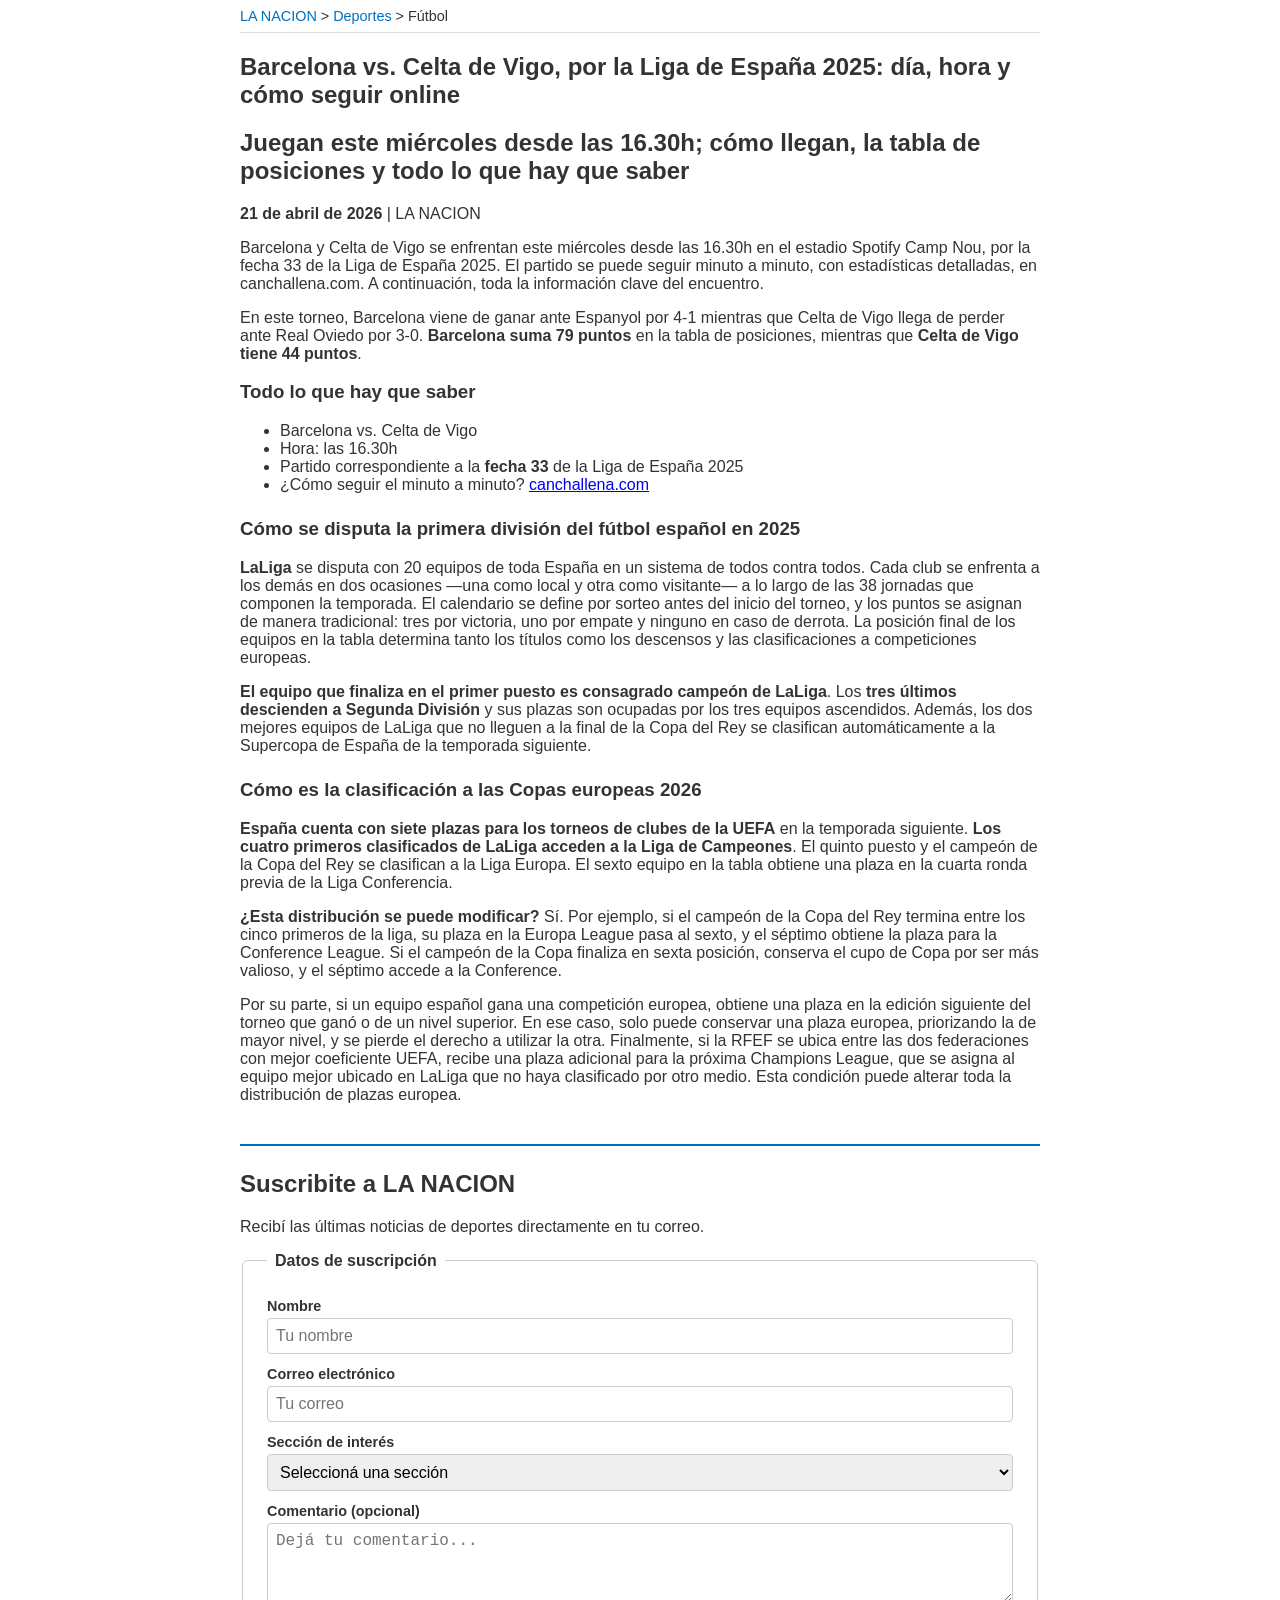
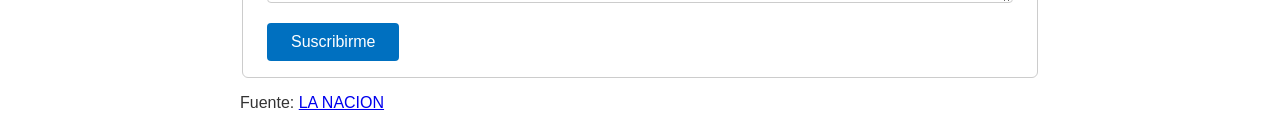
<file: actividad_2/index.html>
<!DOCTYPE html>
<html lang="es">
<head>
    <meta charset="UTF-8">
    <meta name="viewport" content="width=device-width, initial-scale=1.0">
    <link rel="stylesheet" href="styles.css">
    <title>Barcelona vs. Celta de Vigo, por la Liga de España 2025: día, hora y cómo seguir online - LA NACION</title>
</head>
<body>
    <header>
        <nav>
            <a href="#">LA NACION</a> &gt; <a href="#">Deportes</a> &gt; <span>Fútbol</span>
        </nav>
    </header>

    <main>
        <article>
            <h1>Barcelona vs. Celta de Vigo, por la Liga de España 2025: día, hora y cómo seguir online</h1>

            <h2>Juegan este miércoles desde las 16.30h; cómo llegan, la tabla de posiciones y todo lo que hay que saber</h2>

            <p><strong>21 de abril de 2026</strong> | <span>LA NACION</span></p>

            <p>
                Barcelona y Celta de Vigo se enfrentan este miércoles desde las 16.30h en el estadio Spotify Camp Nou,
                por la fecha 33 de la Liga de España 2025. El partido se puede seguir minuto a minuto, con estadísticas
                detalladas, en canchallena.com. A continuación, toda la información clave del encuentro.
            </p>

            <p>
                En este torneo, Barcelona viene de ganar ante Espanyol por 4-1 mientras que Celta de Vigo llega de
                perder ante Real Oviedo por 3-0. <strong>Barcelona suma 79 puntos</strong> en la tabla de posiciones,
                mientras que <strong>Celta de Vigo tiene 44 puntos</strong>.
            </p>

            <section>
                <h3>Todo lo que hay que saber</h3>

                <ul>
                    <li>Barcelona vs. Celta de Vigo</li>
                    <li>Hora: <span>las 16.30h</span></li>
                    <li>Partido correspondiente a la <strong>fecha 33</strong> de la Liga de España 2025</li>
                    <li>¿Cómo seguir el minuto a minuto? <a href="https://www.canchallena.com" target="_blank">canchallena.com</a></li>
                </ul>
            </section>

            <section>
                <h3>Cómo se disputa la primera división del fútbol español en 2025</h3>

            <p>
                <strong>LaLiga</strong> se disputa con 20 equipos de toda España en un sistema de todos contra todos.
                Cada club se enfrenta a los demás en dos ocasiones —una como local y otra como visitante— a lo largo de
                las 38 jornadas que componen la temporada. El calendario se define por sorteo antes del inicio del
                torneo, y los puntos se asignan de manera tradicional: tres por victoria, uno por empate y ninguno en
                caso de derrota. La posición final de los equipos en la tabla determina tanto los títulos como los
                descensos y las clasificaciones a competiciones europeas.
            </p>

            <p>
                <strong>El equipo que finaliza en el primer puesto es consagrado campeón de LaLiga</strong>. Los
                <strong>tres últimos descienden a Segunda División</strong> y sus plazas son ocupadas por los tres
                equipos ascendidos. Además, los dos mejores equipos de LaLiga que no lleguen a la final de la Copa del
                Rey se clasifican automáticamente a la Supercopa de España de la temporada siguiente.
            </p>
            </section>

            <section>
                <h3>Cómo es la clasificación a las Copas europeas 2026</h3>

            <p>
                <strong>España cuenta con siete plazas para los torneos de clubes de la UEFA</strong> en la temporada
                siguiente. <strong>Los cuatro primeros clasificados de LaLiga acceden a la Liga de Campeones</strong>.
                El quinto puesto y el campeón de la Copa del Rey se clasifican a la Liga Europa. El sexto equipo en la
                tabla obtiene una plaza en la cuarta ronda previa de la Liga Conferencia.
            </p>

            <p>
                <strong>¿Esta distribución se puede modificar?</strong> Sí. Por ejemplo, si el campeón de la Copa del
                Rey termina entre los cinco primeros de la liga, su plaza en la Europa League pasa al sexto, y el
                séptimo obtiene la plaza para la Conference League. Si el campeón de la Copa finaliza en sexta posición,
                conserva el cupo de Copa por ser más valioso, y el séptimo accede a la Conference.
            </p>

            <p>
                Por su parte, si un equipo español gana una competición europea, obtiene una plaza en la edición
                siguiente del torneo que ganó o de un nivel superior. En ese caso, solo puede conservar una plaza
                europea, priorizando la de mayor nivel, y se pierde el derecho a utilizar la otra. Finalmente, si la
                RFEF se ubica entre las dos federaciones con mejor coeficiente UEFA, recibe una plaza adicional para la
                próxima Champions League, que se asigna al equipo mejor ubicado en LaLiga que no haya clasificado por
                otro medio. Esta condición puede alterar toda la distribución de plazas europea.
            </p>
            </section>
        </article>

        <section id="suscripcion">
            <h2>Suscribite a LA NACION</h2>
            <p>Recibí las últimas noticias de deportes directamente en tu correo.</p>
            <form action="#" method="post">
                <fieldset>
                    <legend>Datos de suscripción</legend>

                    <label for="nombre">Nombre</label>
                    <input type="text" id="nombre" name="nombre" placeholder="Tu nombre" required>

                    <label for="email">Correo electrónico</label>
                    <input type="email" id="email" name="email" placeholder="Tu correo" required>

                    <label for="interes">Sección de interés</label>
                    <select id="interes" name="interes">
                        <option value="">Seleccioná una sección</option>
                        <option value="deportes">Deportes</option>
                        <option value="politica">Política</option>
                        <option value="economia">Economía</option>
                        <option value="cultura">Cultura</option>
                    </select>

                    <label for="comentario">Comentario (opcional)</label>
                    <textarea id="comentario" name="comentario" placeholder="Dejá tu comentario..."></textarea>

                    <button type="submit">Suscribirme</button>
                </fieldset>
            </form>
        </section>
    </main>

    <footer>
        <p>Fuente: <a href="https://www.lanacion.com.ar/deportes/futbol/barcelona-vs-celta-de-vigo-por-la-liga-de-espana-2025-dia-hora-y-como-seguir-online-nid21042026/">LA NACION</a></p>
    </footer>
</body>
</html>
</file>
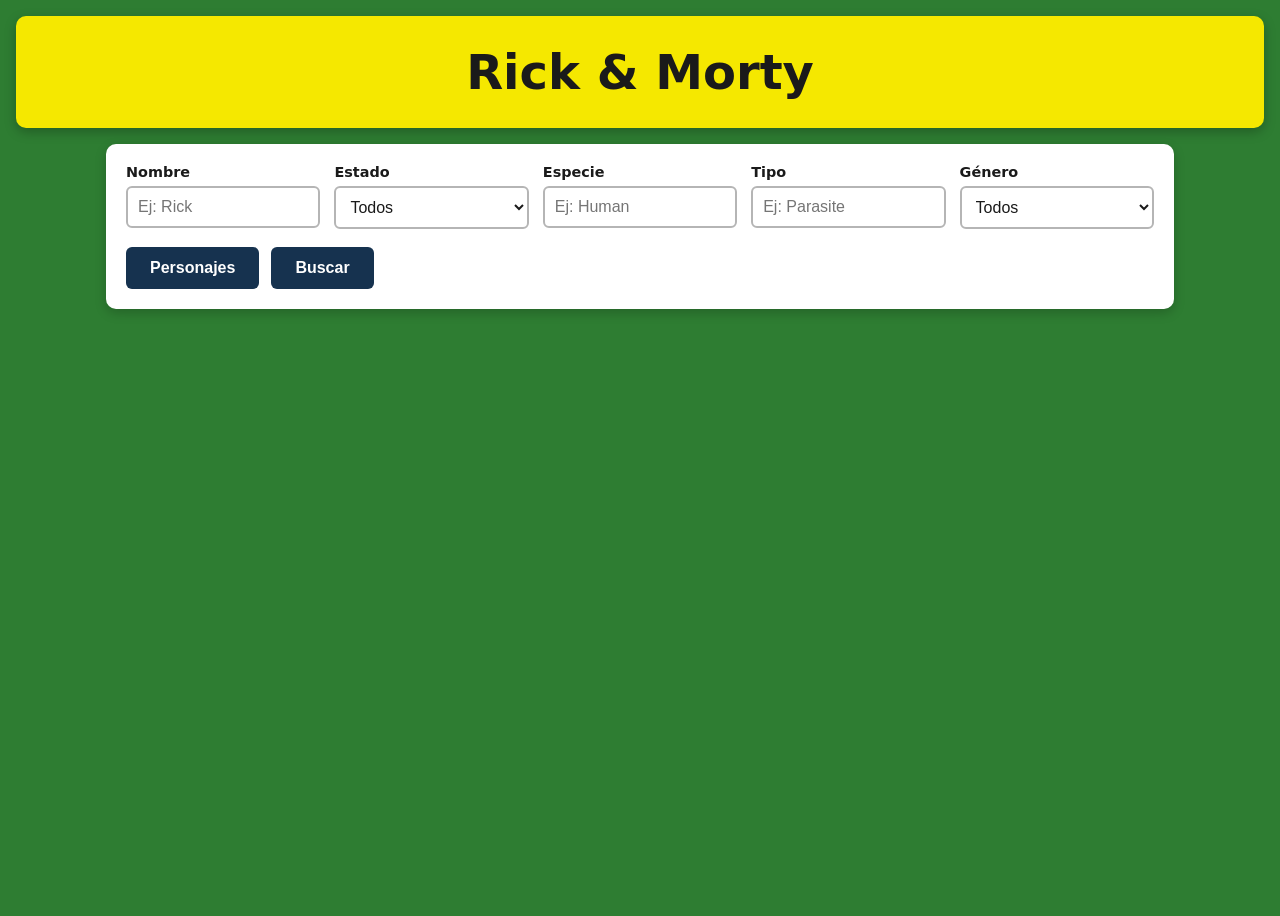
<file: src/index.html>
<!DOCTYPE html>
<html lang="es">
<head>
    <meta charset="UTF-8" />
    <meta name="viewport" content="width=device-width, initial-scale=1.0" />
    <title>Rick &amp; Morty - Personajes</title>
    <link rel="stylesheet" href="styles.css" />
</head>
<body>
    <header class="header">
        <h1>Rick &amp; Morty</h1>
    </header>

    <main class="container">
        <section class="controls">
            <div class="filters">
                <div class="field">
                    <label for="filter-name">Nombre</label>
                    <input type="text" id="filter-name" placeholder="Ej: Rick" />
                </div>

                <div class="field">
                    <label for="filter-status">Estado</label>
                    <select id="filter-status">
                        <option value="">Todos</option>
                        <option value="alive">Alive</option>
                        <option value="dead">Dead</option>
                        <option value="unknown">Unknown</option>
                    </select>
                </div>

                <div class="field">
                    <label for="filter-species">Especie</label>
                    <input type="text" id="filter-species" placeholder="Ej: Human" />
                </div>

                <div class="field">
                    <label for="filter-type">Tipo</label>
                    <input type="text" id="filter-type" placeholder="Ej: Parasite" />
                </div>

                <div class="field">
                    <label for="filter-gender">Género</label>
                    <select id="filter-gender">
                        <option value="">Todos</option>
                        <option value="female">Female</option>
                        <option value="male">Male</option>
                        <option value="genderless">Genderless</option>
                        <option value="unknown">Unknown</option>
                    </select>
                </div>
            </div>

            <div class="actions">
                <button type="button" id="btn-all">Personajes</button>
                <button type="button" id="btn-search">Buscar</button>
            </div>
        </section>

        <p id="status-message" class="status" role="status" aria-live="polite"></p>
        <p id="error-message" class="error" role="alert" aria-live="assertive" hidden></p>

        <section id="results" class="grid" aria-live="polite"></section>
    </main>

    <script src="app.js"></script>
</body>
</html>
</file>
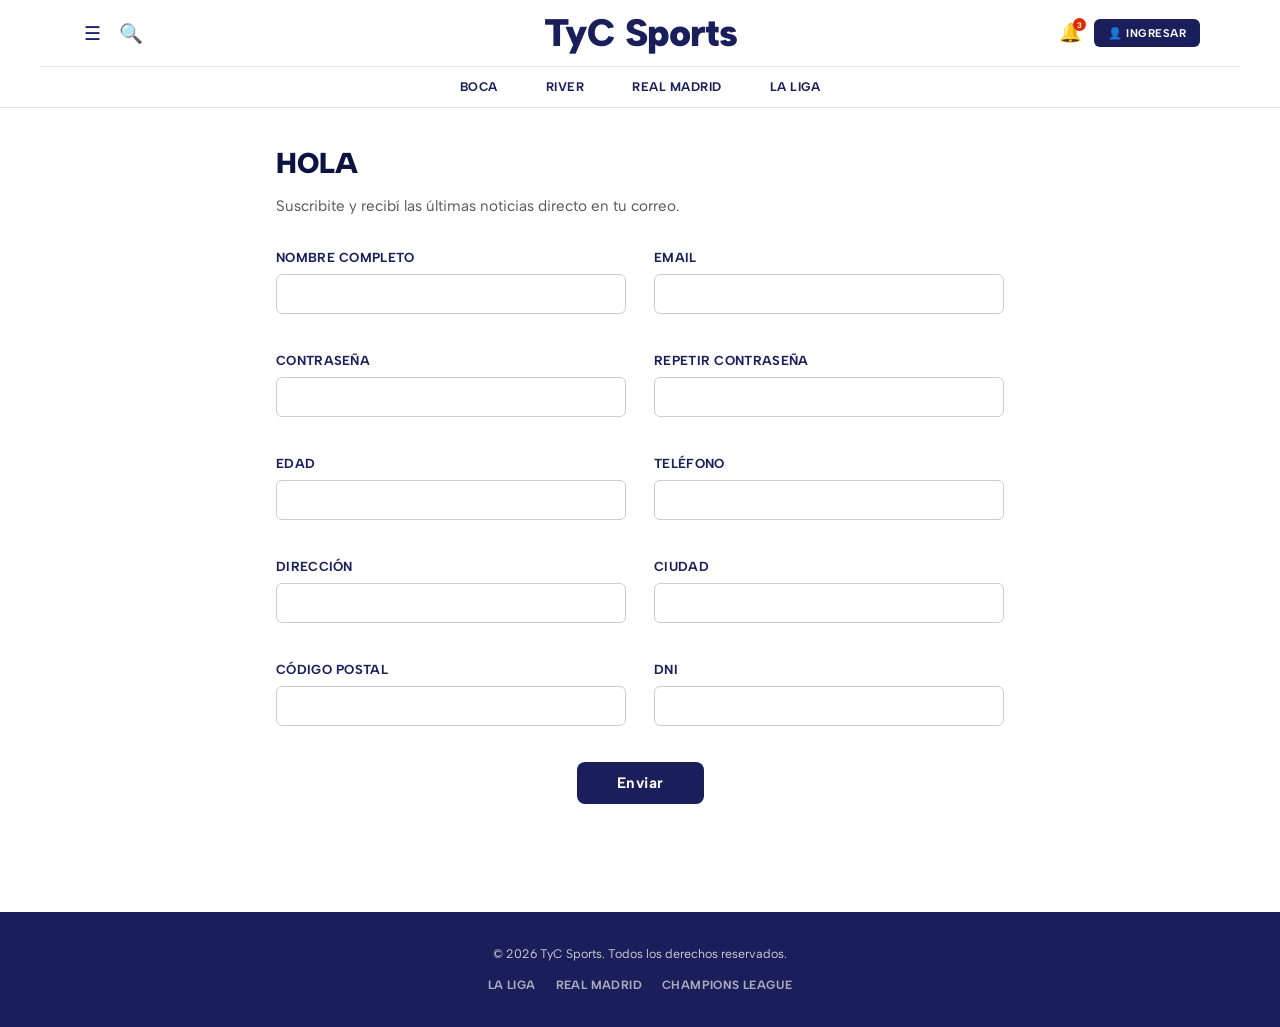
<file: actividades/clase-09/subscription.html>
<!DOCTYPE html>
<html lang="es">
<head>
    <meta charset="UTF-8">
    <meta name="viewport" content="width=device-width, initial-scale=1.0">
    <link rel="preconnect" href="https://fonts.gstatic.com" crossorigin>
    <link href="https://fonts.googleapis.com/css2?family=Albert+Sans:wght@400;600;700;900&display=swap" rel="stylesheet">
    <link rel="stylesheet" href="styles.css">
    <title>Suscribite - TyC Sports</title>
</head>
<body>

    <header class="site-header">
        <div class="header-top">
            <div class="header-left">
                <button class="icon-btn" aria-label="Menú">&#9776;</button>
                <button class="icon-btn" aria-label="Buscar">&#128269;</button>
            </div>
            <div class="header-logo">
                <span class="logo-tyc">TyC</span><span class="logo-sports"> Sports</span>
            </div>
            <div class="header-right">
                <button class="btn-bell" aria-label="Notificaciones">
                    <span class="bell-icon">&#128276;</span>
                    <span class="bell-badge">3</span>
                </button>
                <button class="btn-avatar btn-avatar--mobile" aria-label="Perfil de usuario">
                    <svg width="22" height="22" viewBox="0 0 24 24" fill="none" xmlns="http://www.w3.org/2000/svg">
                        <circle cx="12" cy="8" r="4" fill="#fff"/>
                        <path d="M4 20c0-4 3.6-7 8-7s8 3 8 7" stroke="#fff" stroke-width="2" stroke-linecap="round"/>
                    </svg>
                </button>
                <button class="btn-ingresar btn-ingresar--desktop" aria-label="Ingresar">&#128100; INGRESAR</button>
            </div>
        </div>

        <nav class="header-topics">
            <a href="#">BOCA</a>
            <a href="#">RIVER</a>
            <a href="#">REAL MADRID</a>
            <a href="#">LA LIGA</a>
        </nav>
    </header>

    <main class="subscription-container">

        <section class="subscription-section">

            <h1 class="subscription-title" id="form-title">HOLA</h1>
            <p class="subscription-subtitle">Suscribite y recibí las últimas noticias directo en tu correo.</p>

            <form class="subscription-form" id="subscription-form" novalidate>

                <div class="form-group">
                    <label for="name">Nombre completo</label>
                    <input type="text" id="name" name="name" autocomplete="name">
                    <span class="error-message" id="error-name"></span>
                </div>

                <div class="form-group">
                    <label for="email">Email</label>
                    <input type="email" id="email" name="email" autocomplete="email">
                    <span class="error-message" id="error-email"></span>
                </div>

                <div class="form-group">
                    <label for="password">Contraseña</label>
                    <input type="password" id="password" name="password" autocomplete="new-password">
                    <span class="error-message" id="error-password"></span>
                </div>

                <div class="form-group">
                    <label for="confirm-password">Repetir contraseña</label>
                    <input type="password" id="confirm-password" name="confirm-password" autocomplete="new-password">
                    <span class="error-message" id="error-confirm-password"></span>
                </div>

                <div class="form-group">
                    <label for="age">Edad</label>
                    <input type="number" id="age" name="age">
                    <span class="error-message" id="error-age"></span>
                </div>

                <div class="form-group">
                    <label for="phone">Teléfono</label>
                    <input type="tel" id="phone" name="phone">
                    <span class="error-message" id="error-phone"></span>
                </div>

                <div class="form-group">
                    <label for="address">Dirección</label>
                    <input type="text" id="address" name="address" autocomplete="street-address">
                    <span class="error-message" id="error-address"></span>
                </div>

                <div class="form-group">
                    <label for="city">Ciudad</label>
                    <input type="text" id="city" name="city" autocomplete="address-level2">
                    <span class="error-message" id="error-city"></span>
                </div>

                <div class="form-group">
                    <label for="postal-code">Código postal</label>
                    <input type="text" id="postal-code" name="postal-code" autocomplete="postal-code">
                    <span class="error-message" id="error-postal-code"></span>
                </div>

                <div class="form-group">
                    <label for="dni">DNI</label>
                    <input type="text" id="dni" name="dni">
                    <span class="error-message" id="error-dni"></span>
                </div>

                <div class="form-group form-group--full">
                    <button type="submit" class="btn-submit">Enviar</button>
                </div>

            </form>

        </section>

    </main>

    <footer class="site-footer">
        <p class="footer-copy">&copy; 2026 TyC Sports. Todos los derechos reservados.</p>
        <nav class="footer-nav" aria-label="Navegación del pie de página">
            <a href="#">La Liga</a>
            <a href="#">Real Madrid</a>
            <a href="#">Champions League</a>
        </nav>
    </footer>

    <script src="./validate.js" defer></script>
</body>
</html>
</file>
<file: actividad_2/styles.css>
body {
    margin: 0 auto;
    max-width: 800px;
    padding: 0 16px;
    font-family: sans-serif;
    color: #333;
}

/* Header / Nav */
header {
    border-bottom: 1px solid #ddd;
    padding: 8px 0;
    margin-bottom: 16px;
    font-size: 0.9rem;
}

header nav a {
    color: #0070c0;
    text-decoration: none;
}

header nav a:hover {
    text-decoration: underline;
}

/* Sections dentro del artículo */
article section {
    margin-bottom: 24px;
}

/* Formulario de suscripción */
#suscripcion {
    margin-top: 40px;
    border-top: 2px solid #0070c0;
    padding-top: 24px;
}

#suscripcion h2 {
    margin-top: 0;
}

#suscripcion fieldset {
    border: 1px solid #ccc;
    border-radius: 6px;
    padding: 16px 24px;
}

#suscripcion legend {
    font-weight: bold;
    padding: 0 8px;
}

#suscripcion label {
    display: block;
    margin-top: 12px;
    margin-bottom: 4px;
    font-weight: bold;
    font-size: 0.9rem;
}

#suscripcion input,
#suscripcion select,
#suscripcion textarea {
    width: 100%;
    padding: 8px;
    box-sizing: border-box;
    border: 1px solid #ccc;
    border-radius: 4px;
    font-size: 1rem;
}

#suscripcion textarea {
    height: 80px;
    resize: vertical;
}

#suscripcion button {
    margin-top: 16px;
    padding: 10px 24px;
    background-color: #0070c0;
    color: white;
    border: none;
    border-radius: 4px;
    font-size: 1rem;
    cursor: pointer;
}

#suscripcion button:hover {
    background-color: #005a9e;
}
</file>
<file: src/styles.css>
:root {
    --verde-fondo: #2e7d32;
    --verde-oscuro: #1b5e20;
    --amarillo: #f5e800;
    --navy: #16324f;
    --navy-hover: #0f2135;
    --texto-oscuro: #1a1a1a;
    --card-bg: #ffffff;
    --error-bg: #ffe2e2;
    --error-texto: #b00020;
    --radio: 10px;
}

* {
    box-sizing: border-box;
}

body {
    margin: 0;
    font-family: system-ui, -apple-system, "Segoe UI", Roboto, sans-serif;
    background-color: var(--verde-fondo);
    color: var(--texto-oscuro);
    min-height: 100vh;
}

.header {
    background-color: var(--amarillo);
    margin: 16px;
    border-radius: var(--radio);
    padding: 28px 16px;
    text-align: center;
    box-shadow: 0 4px 12px rgba(0, 0, 0, 0.25);
}

.header h1 {
    margin: 0;
    font-size: clamp(1.8rem, 5vw, 3rem);
    color: var(--texto-oscuro);
}

.container {
    max-width: 1100px;
    margin: 0 auto;
    padding: 0 16px 40px;
}

/* --- Controles / filtros --- */
.controls {
    background-color: var(--card-bg);
    border-radius: var(--radio);
    padding: 20px;
    box-shadow: 0 4px 12px rgba(0, 0, 0, 0.2);
}

.filters {
    display: grid;
    grid-template-columns: repeat(auto-fit, minmax(180px, 1fr));
    gap: 14px;
}

.field {
    display: flex;
    flex-direction: column;
    gap: 6px;
}

.field label {
    font-weight: 600;
    font-size: 0.9rem;
    color: var(--texto-oscuro);
}

.field input,
.field select {
    padding: 10px;
    border: 2px solid #b5b5b5;
    border-radius: 6px;
    font-size: 1rem;
    background-color: #fff;
    color: var(--texto-oscuro);
}

.field input:focus,
.field select:focus {
    outline: none;
    border-color: var(--navy);
    box-shadow: 0 0 0 3px rgba(22, 50, 79, 0.35);
}

.actions {
    display: flex;
    gap: 12px;
    flex-wrap: wrap;
    margin-top: 18px;
}

button {
    background-color: var(--navy);
    color: #ffffff;
    border: none;
    border-radius: 6px;
    padding: 12px 24px;
    font-size: 1rem;
    font-weight: 600;
    cursor: pointer;
    transition: background-color 0.15s ease;
}

button:hover {
    background-color: var(--navy-hover);
}

button:focus-visible {
    outline: 3px solid var(--amarillo);
    outline-offset: 2px;
}

/* --- Mensajes de estado y error --- */
.status {
    color: #ffffff;
    font-weight: 600;
    margin: 20px 4px 0;
    min-height: 1.2em;
    text-shadow: 0 1px 2px rgba(0, 0, 0, 0.4);
}

.error {
    background-color: var(--error-bg);
    color: var(--error-texto);
    border-left: 6px solid var(--error-texto);
    border-radius: 6px;
    padding: 14px 16px;
    margin: 16px 0 0;
    font-weight: 600;
}

/* --- Grilla de cards --- */
.grid {
    display: grid;
    grid-template-columns: repeat(auto-fill, minmax(230px, 1fr));
    gap: 18px;
    margin-top: 24px;
}

.card {
    background-color: var(--card-bg);
    border-radius: var(--radio);
    overflow: hidden;
    box-shadow: 0 4px 10px rgba(0, 0, 0, 0.25);
    display: flex;
    flex-direction: column;
}

.card img {
    width: 100%;
    height: auto;
    display: block;
    border-bottom: 4px solid var(--verde-oscuro);
}

.card-body {
    padding: 12px 14px 16px;
}

.card-body h2 {
    margin: 0 0 8px;
    font-size: 1.15rem;
    color: var(--texto-oscuro);
}

.card-body p {
    margin: 4px 0;
    font-size: 0.92rem;
    color: #333;
}

.card-body .label {
    font-weight: 700;
    color: var(--texto-oscuro);
}

/* Indicador de estado del personaje */
.dot {
    display: inline-block;
    width: 10px;
    height: 10px;
    border-radius: 50%;
    margin-right: 6px;
    vertical-align: middle;
}

.dot-alive { background-color: #2e7d32; }
.dot-dead { background-color: #b00020; }
.dot-unknown { background-color: #757575; }
</file>
<file: actividades/clase-09/styles.css>
/* =====================
   RESET & BASE
   ===================== */
*, *::before, *::after {
    margin: 0;
    padding: 0;
    box-sizing: border-box;
}

body {
    background-color: #ffffff;
    color: #222222;
    font-family: 'Albert Sans', 'Arial', 'Helvetica Neue', sans-serif;
    font-size: 16px;
    line-height: 1.6;
}

a {
    color: inherit;
    text-decoration: none;
}

a:hover {
    text-decoration: underline;
}

button {
    cursor: pointer;
    border: none;
    background: none;
    font-family: inherit;
}

img {
    display: block;
    max-width: 100%;
    height: auto;
}

/* =====================
   HEADER
   ===================== */
.site-header {
    background-color: #ffffff;
    border-bottom: 1px solid #e0e0e0;
    position: sticky;
    top: 0;
    z-index: 100;
}

/* --- Mobile base --- */
.header-top {
    display: grid;
    grid-template-columns: 1fr auto 1fr;
    align-items: center;
    padding: 10px 16px;
}

.header-left {
    display: flex;
    align-items: center;
    gap: 10px;
}

.icon-btn {
    font-size: 1.1rem;
    color: #1a1f5c;
    padding: 4px;
    background: none;
    border: none;
}

.header-logo {
    text-align: center;
    font-size: 1.6rem;
    font-weight: 900;
    letter-spacing: -1px;
    line-height: 1;
}

.logo-tyc,
.logo-sports {
    color: #1a1f5c;
}

.header-right {
    display: flex;
    align-items: center;
    justify-content: flex-end;
    gap: 8px;
}

/* Bell button con badge overlay */
.btn-bell {
    position: relative;
    background: none;
    border: none;
    padding: 4px;
    font-size: 1.15rem;
    color: #1a1f5c;
    display: flex;
    align-items: center;
}

.bell-icon {
    font-size: 1.15rem;
}

.bell-badge {
    position: absolute;
    top: 0;
    right: 0;
    background-color: #e02900;
    color: #fff;
    font-size: 0.5rem;
    font-weight: 700;
    width: 13px;
    height: 13px;
    border-radius: 50%;
    display: flex;
    align-items: center;
    justify-content: center;
    line-height: 1;
}

/* Avatar circular */
.btn-avatar {
    background-color: #1a1f5c;
    border: none;
    border-radius: 50%;
    width: 34px;
    height: 34px;
    display: flex;
    align-items: center;
    justify-content: center;
    padding: 0;
    cursor: pointer;
    flex-shrink: 0;
}

.btn-avatar:hover {
    background-color: #2a6bbf;
}

/* Solo se ve en mobile */
.btn-ingresar--desktop {
    display: none;
}

.btn-ingresar {
    background-color: #1a1f5c;
    color: #ffffff;
    font-family: inherit;
    font-size: 0.7rem;
    font-weight: 700;
    letter-spacing: 0.5px;
    padding: 7px 14px;
    border-radius: 6px;
    cursor: pointer;
    border: none;
    white-space: nowrap;
}

.btn-ingresar:hover {
    background-color: #0d1340;
}

.header-topics {
    display: flex;
    gap: 20px;
    padding: 8px 16px;
    border-top: 1px solid #e8e8e8;
    overflow-x: auto;
    white-space: nowrap;
    scrollbar-width: none;
}

.header-topics::-webkit-scrollbar {
    display: none;
}

.header-topics a {
    font-size: 0.7rem;
    font-weight: 700;
    color: #1a1f5c;
    letter-spacing: 0.5px;
    text-transform: uppercase;
    flex-shrink: 0;
}

.header-topics a:hover {
    color: #2a6bbf;
    text-decoration: none;
}

/* =====================
   FOOTER
   ===================== */
.site-footer {
    background-color: #1a1f5c;
    color: #fff;
    text-align: center;
    padding: 24px 16px;
    margin-top: 48px;
}

.footer-copy {
    font-size: 0.78rem;
    margin-bottom: 12px;
    color: #ccc;
}

.footer-nav {
    display: flex;
    justify-content: center;
    gap: 20px;
    flex-wrap: wrap;
}

.footer-nav a {
    font-size: 0.75rem;
    font-weight: 700;
    color: #aab;
    text-transform: uppercase;
    letter-spacing: 0.4px;
}

.footer-nav a:hover {
    color: #fff;
    text-decoration: none;
}


/* =====================
   PÁGINA DE SUSCRIPCIÓN
   ===================== */
.subscription-container {
    max-width: 600px;
    margin: 0 auto;
    padding: 32px 16px 60px;
}

.subscription-title {
    font-size: 1.8rem;
    font-weight: 900;
    color: #0d1340;
    margin-bottom: 8px;
}

.subscription-subtitle {
    font-size: 0.95rem;
    color: #555;
    margin-bottom: 28px;
}

.subscription-form {
    display: grid;
    grid-template-columns: 1fr;
    gap: 20px 28px;
}

.form-group {
    display: flex;
    flex-direction: column;
}

.form-group label {
    font-size: 0.82rem;
    font-weight: 700;
    color: #1a1f5c;
    margin-bottom: 6px;
    text-transform: uppercase;
    letter-spacing: 0.3px;
}

.form-group input {
    font-family: inherit;
    font-size: 0.95rem;
    color: #222;
    padding: 10px 12px;
    border: 1px solid #ccc;
    border-radius: 6px;
    background-color: #fff;
}

.form-group input:focus {
    outline: none;
    border-color: #2a6bbf;
}

.form-group input.input-error {
    border-color: #e02900;
}

.error-message {
    display: block;
    min-height: 1em;
    font-size: 0.75rem;
    color: #e02900;
    margin-top: 4px;
}

.form-group--full {
    display: flex;
    justify-content: center;
}

.btn-submit {
    background-color: #1a1f5c;
    color: #fff;
    font-family: inherit;
    font-size: 0.95rem;
    font-weight: 700;
    letter-spacing: 0.5px;
    padding: 12px 40px;
    border-radius: 8px;
    border: none;
    cursor: pointer;
}

.btn-submit:hover {
    background-color: #0d1340;
}

/* =====================================================================
   BREAKPOINT: TABLET  ≥ 600px
   =====================================================================
*/
@media (min-width: 600px) {

    /* Header */
    .header-top {
        padding: 12px 28px;
    }

    .header-logo {
        font-size: 2rem;
    }

    .icon-btn {
        font-size: 1.2rem;
    }

    .btn-avatar--mobile {
        display: none;
    }

    .btn-ingresar--desktop {
        display: flex;
    }

    .btn-avatar {
        width: 36px;
        height: 36px;
    }

    .header-topics {
        gap: 32px;
        padding: 10px 28px;
        justify-content: center;
        overflow-x: visible;
        white-space: normal;
    }

    .header-topics a {
        font-size: 0.75rem;
    }
}


/* =====================================================================
   BREAKPOINT: DESKTOP  ≥ 992px
   =====================================================================
*/
@media (min-width: 992px) {

    /* Header */
    .header-top {
        padding: 14px 40px;
        max-width: 1200px;
        margin: 0 auto;
    }

    .header-logo {
        font-size: 2.4rem;
    }

    .btn-avatar {
        width: 38px;
        height: 38px;
    }

    .header-topics {
        max-width: 1200px;
        margin: 0 auto;
        padding: 10px 40px;
        justify-content: center;
        gap: 48px;
    }

    .header-topics a {
        font-size: 0.78rem;
    }

    /* Footer */
    .site-footer {
        padding: 32px 40px;
    }

    .subscription-container {
        max-width: 760px;
    }

    .subscription-form {
        grid-template-columns: 1fr 1fr;
    }

    .form-group--full {
        grid-column: 1 / -1;
        align-items: center;
    }
}
</file>
